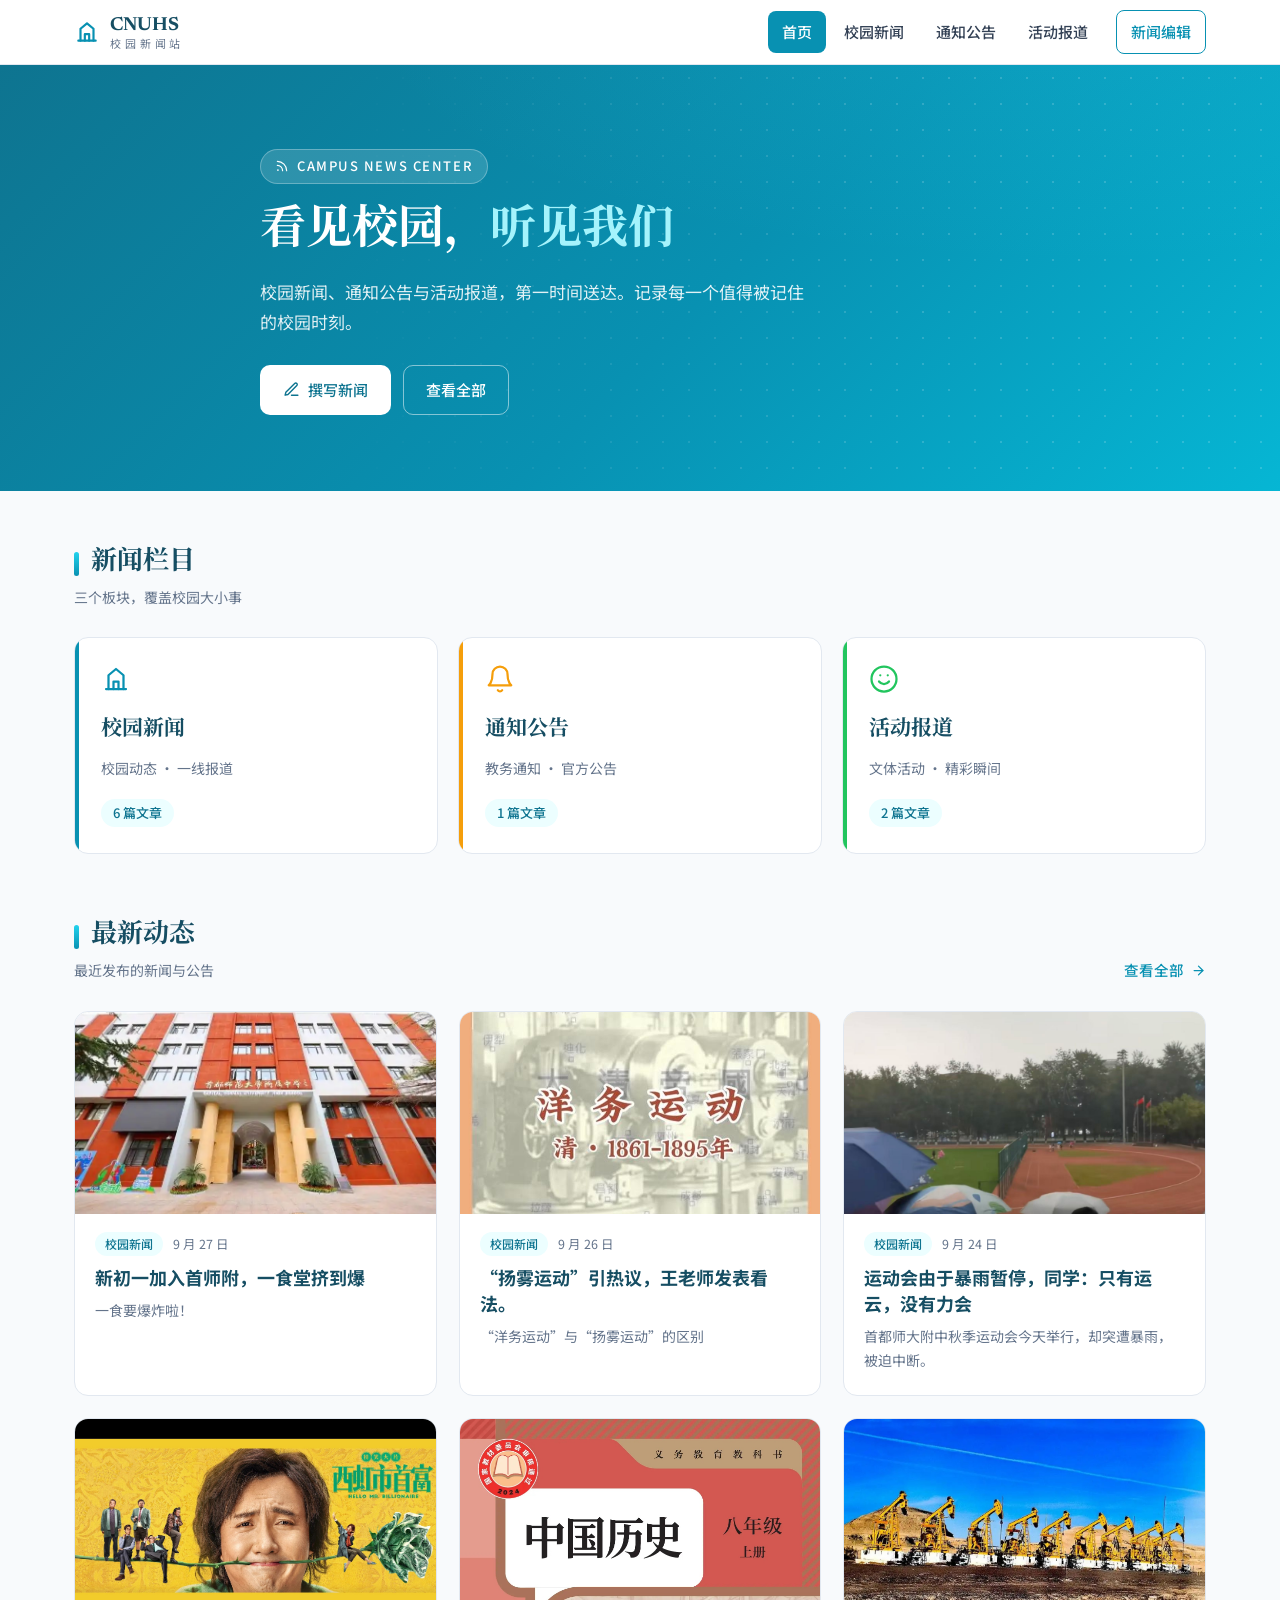
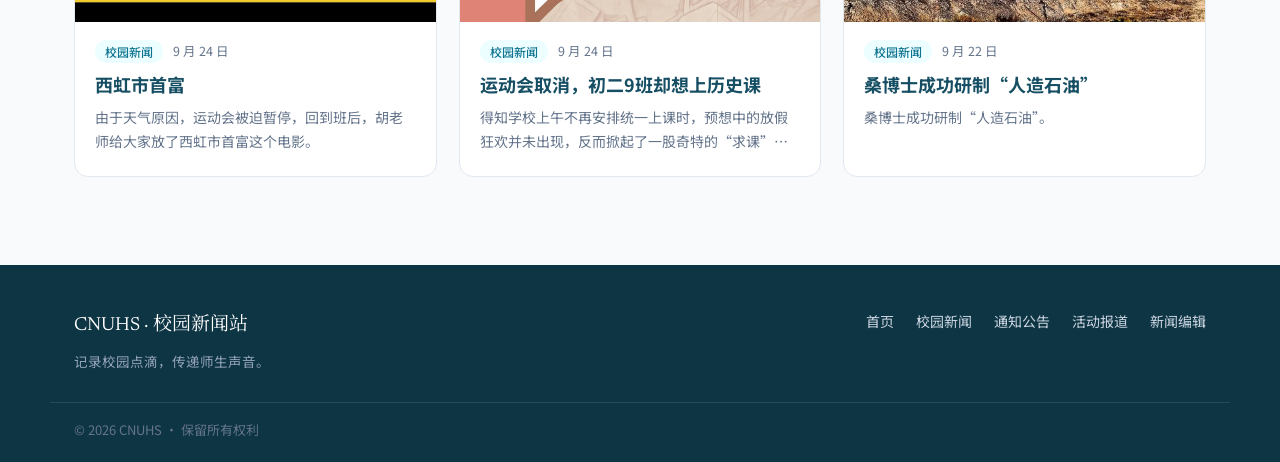
<file: index.html>
<!DOCTYPE html>
<html lang="zh-CN">
<head>
  <meta charset="UTF-8">
  <meta name="viewport" content="width=device-width, initial-scale=1.0">
  <title>首页 · CNUHS 校园新闻站</title>
  <meta name="description" content="CNUHS 校园新闻、通知公告与活动报道">
  <link rel="stylesheet" href="css/style.css">
</head>
<body>
  <div id="site-header"></div>

  <!-- Hero -->
  <section class="hero">
    <div class="container hero-inner">
      <span class="hero-kicker">
        <svg viewBox="0 0 24 24" width="14" height="14" fill="none" stroke="currentColor" stroke-width="2" stroke-linecap="round" stroke-linejoin="round" aria-hidden="true"><path d="M4 11a9 9 0 0 1 9 9"/><path d="M4 4a16 16 0 0 1 16 16"/><circle cx="5" cy="19" r="1.5" fill="currentColor" stroke="none"/></svg>
        CAMPUS NEWS CENTER
      </span>
      <h1>看见校园，<em>听见我们</em></h1>
      <p>校园新闻、通知公告与活动报道，第一时间送达。记录每一个值得被记住的校园时刻。</p>
      <div class="hero-actions">
        <a class="btn btn-primary" href="editor.html">
          <svg viewBox="0 0 24 24" width="17" height="17" fill="none" stroke="currentColor" stroke-width="2" stroke-linecap="round" stroke-linejoin="round" aria-hidden="true"><path d="M12 20h9"/><path d="M16.5 3.5a2.121 2.121 0 0 1 3 3L7 19l-4 1 1-4Z"/></svg>
          撰写新闻
        </a>
        <a class="btn btn-ghost" href="list.html?cat=all">查看全部</a>
      </div>
    </div>
  </section>

  <!-- 栏目导览 -->
  <section class="section" aria-label="新闻栏目">
    <div class="container">
      <div class="section-head">
        <div>
          <h2 class="section-title">新闻栏目</h2>
          <p class="section-sub">三个板块，覆盖校园大小事</p>
        </div>
      </div>
      <div class="cat-grid" id="catGrid"></div>
    </div>
  </section>

  <!-- 最新新闻 -->
  <section class="section" id="latest" aria-label="最新新闻" style="padding-top: 10px;">
    <div class="container">
      <div class="section-head">
        <div>
          <h2 class="section-title">最新动态</h2>
          <p class="section-sub">最近发布的新闻与公告</p>
        </div>
        <a class="section-more" href="list.html?cat=all">
          查看全部
          <svg viewBox="0 0 24 24" width="15" height="15" fill="none" stroke="currentColor" stroke-width="2" stroke-linecap="round" stroke-linejoin="round" aria-hidden="true" style="vertical-align:-2px;margin-left:4px"><path d="M5 12h14"/><path d="m12 5 7 7-7 7"/></svg>
        </a>
      </div>
      <div class="news-grid" id="newsGrid"></div>
    </div>
  </section>

  <div id="site-footer"></div>

  <script src="js/markdown.js"></script>
  <script src="js/app.js"></script>
  <script>
    (function () {
      var S = window.Site;
      S.mountNav('home', 'CNUHS');
      S.mountFileWarning();
      S.renderFooter('CNUHS');

      S.ready(function () {
      var articles = S.getArticles();
      var CATS = S.CATEGORIES;

      // 栏目卡片（带计数与配色）
      var colors = { campus: '#0891B2', notice: '#F59E0B', activity: '#22C55E' };
      var icons = {
        campus: '<path d="M4 20h16"/><path d="M6 20V9l6-5 6 5v11"/><path d="M10 20v-6h4v6"/>',
        notice: '<path d="M18 8a6 6 0 0 0-12 0c0 7-3 9-3 9h18s-3-2-3-9"/><path d="M13.73 21a2 2 0 0 1-3.46 0"/>',
        activity: '<circle cx="12" cy="12" r="10"/><path d="M8 14s1.5 2 4 2 4-2 4-2"/><line x1="9" y1="9" x2="9.01" y2="9"/><line x1="15" y1="9" x2="15.01" y2="9"/>'
      };
      S.qs('#catGrid').innerHTML = Object.keys(CATS).map(function (k) {
        var count = articles.filter(function (a) { return a.category === k; }).length;
        return (
          '<a class="cat-card" style="--cat-color:' + colors[k] + '" href="list.html?cat=' + k + '">' +
            '<svg viewBox="0 0 24 24" width="30" height="30" fill="none" stroke="' + colors[k] + '" stroke-width="1.8" stroke-linecap="round" stroke-linejoin="round" aria-hidden="true">' + icons[k] + '</svg>' +
            '<h3 style="margin-top:12px">' + CATS[k].name + '</h3>' +
            '<p>' + CATS[k].desc + '</p>' +
            '<span class="cat-count">' + count + ' 篇文章</span>' +
          '</a>'
        );
      }).join('');

      // 最新新闻（前 6 条，保持不变）
      var latest = articles.slice(0, 6);
      S.qs('#newsGrid').innerHTML = latest.length
        ? latest.map(S.articleCard).join('')
        : S.emptyState('还没有任何新闻', '点击右下角「新闻编辑」或下面的按钮，用 Markdown 写下第一篇报道');
      });
    })();
  </script>
</body>
</html>
</file>
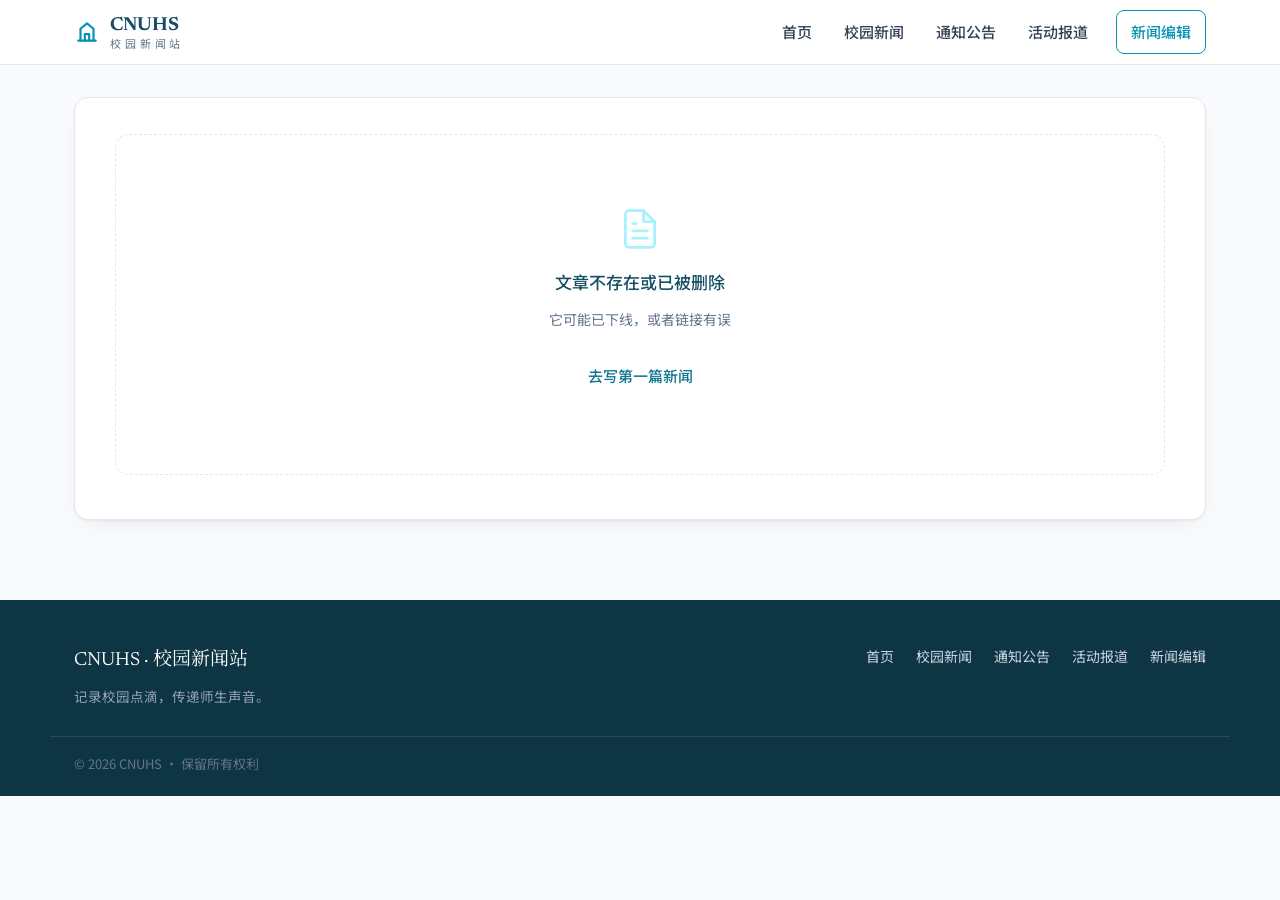
<file: article.html>
<!DOCTYPE html>
<html lang="zh-CN">
<head>
  <meta charset="UTF-8">
  <meta name="viewport" content="width=device-width, initial-scale=1.0">
  <title>文章 · CNUHS 校园新闻站</title>
  <link rel="stylesheet" href="css/style.css">
  <!-- html-to-image：纯前端 DOM 转图片，CDN 引入即可，无需构建 -->
  <script src="lib/html-to-image.min.js"></script>
</head>
<body>
  <div id="site-header"></div>

  <div class="container" style="padding-top: 32px; padding-bottom: 48px;">
    <div id="articleArea"></div>
  </div>

  <div id="site-footer"></div>

  <script src="js/markdown.js"></script>
  <script src="js/app.js"></script>
  <script>
    (function () {
      var S = window.Site;
      S.mountNav(null, 'CNUHS');
      S.mountFileWarning();
      S.renderFooter('CNUHS');

      var id = new URLSearchParams(location.search).get('id');

      S.ready(function () {
        var a = S.findArticle(id);

        if (!a) {
          S.qs('#articleArea').innerHTML =
            '<div class="article-card"><div class="article-body">' +
              S.emptyState('文章不存在或已被删除', '它可能已下线，或者链接有误') +
            '</div></div>';
          return;
        }

        document.title = a.title + ' · CNUHS 校园新闻站';
        var navLink = S.qs('.nav-link[href="list.html?cat=' + (a.category || 'campus') + '"]');
        if (navLink) navLink.classList.add('active');

        var catName = (S.CATEGORIES[a.category] || {}).name || a.category || '校园新闻';
        var related = S.getArticles().filter(function (x) {
          return x.id !== a.id && x.category === a.category;
        }).slice(0, 5);

        // 外链封面需要 crossorigin，本地图片不需要
        var isExtCover = /^https?:\/\//.test(a.cover || '');

        S.qs('#articleArea').innerHTML =
          '<div class="article-layout">' +
            '<article class="article-card" id="articleCard">' +
              (a.cover
                ? '<div class="article-cover"><img src="' + S.esc(a.cover) + '" alt="' + S.esc(a.title) + '"' +
                  (isExtCover ? ' crossorigin="anonymous"' : '') +
                  ' onerror="this.parentNode.style.display=\'none\'"></div>'
                : '') +
              '<div class="article-body">' +
                '<div class="article-topbar">' +
                  '<a class="article-back" href="list.html?cat=' + S.esc(a.category || 'campus') + '">' +
                    '<svg viewBox="0 0 24 24" width="16" height="16" fill="none" stroke="currentColor" stroke-width="2" stroke-linecap="round" stroke-linejoin="round" aria-hidden="true"><path d="M19 12H5"/><path d="m12 19-7-7 7-7"/></svg>' +
                    '返回' + S.esc(catName) +
                  '</a>' +
                  '<div class="article-tools">' +
                    '<button type="button" class="btn btn-outline btn-sm" id="captureBtn">' +
                      '<svg viewBox="0 0 24 24" width="14" height="14" fill="none" stroke="currentColor" stroke-width="2" stroke-linecap="round" stroke-linejoin="round" aria-hidden="true"><path d="M12 3v12"/><path d="m7 10 5 5 5-5"/><path d="M5 21h14"/></svg>' +
                      '下载图片' +
                    '</button>' +
                    '<a class="btn btn-outline btn-sm" href="editor.html?id=' + encodeURIComponent(a.id) + '">' +
                      '<svg viewBox="0 0 24 24" width="14" height="14" fill="none" stroke="currentColor" stroke-width="2" stroke-linecap="round" stroke-linejoin="round" aria-hidden="true"><path d="M12 20h9"/><path d="M16.5 3.5a2.121 2.121 0 0 1 3 3L7 19l-4 1 1-4Z"/></svg>' +
                      '编辑本文' +
                    '</a>' +
                  '</div>' +
                '</div>' +
                '<div class="article-meta">' +
                  '<span class="tag tag-' + S.esc(a.category) + '">' + S.esc(catName) + '</span>' +
                  '<time>' + S.esc(a.date || '') + '</time>' +
                  (a.author ? '<span>记者：' + S.esc(a.author) + '</span>' : '') +
                '</div>' +
                '<h1 class="article-title">' + S.esc(a.title) + '</h1>' +
                (a.summary ? '<div class="article-summary">' + S.esc(a.summary) + '</div>' : '') +
                '<div class="md">' + Markdown.toHtml(a.content || '') + '</div>' +
              '</div>' +
            '</article>' +
            '<aside>' +
              '<div class="side-card"><div class="side-title">相关阅读</div>' +
                (related.length
                  ? '<ul class="side-list">' + related.map(function (r) {
                      return '<li><a href="article.html?id=' + encodeURIComponent(r.id) + '">' +
                        '<span class="sl-date">' + S.esc(r.date || '') + '</span>' +
                        '<span class="sl-title">' + S.esc(r.title) + '</span></a></li>';
                    }).join('') + '</ul>'
                  : '<p class="side-tip">本栏目暂无其他文章。</p>') +
              '</div>' +
              '<div class="side-card"><div class="side-title">小提示</div>' +
                '<p class="side-tip">本文由 Markdown 渲染。撰写新闻请前往「新闻编辑」页面，支持标题、列表、图片、表格等语法。</p>' +
              '</div>' +
            '</aside>' +
          '</div>';

        setupCapture(a);
      });

      /* =========================================================
         文章转图片：html-to-image（纯前端，无后端，可直接部署到 GitHub Pages）
         ========================================================= */
      function setupCapture(article) {
        var btn = S.qs('#captureBtn');
        if (!btn) return;

        if (typeof htmlToImage === 'undefined') {
          btn.disabled = true;
          btn.title = 'html-to-image 未加载成功，请检查网络或 CDN';
          return;
        }

        btn.addEventListener('click', function () {
          captureArticle(article, btn);
        });
      }

      // 品牌图标：与顶部导航中的“校园”图标一致
      var BRAND_ICON =
        '<svg viewBox="0 0 24 24" width="30" height="30" fill="none" stroke="currentColor" ' +
        'stroke-width="2" stroke-linecap="round" stroke-linejoin="round" aria-hidden="true">' +
          '<path d="M4 20h16"/>' +
          '<path d="M6 20V9l6-5 6 5v11"/>' +
          '<path d="M10 20v-6h4v6"/>' +
        '</svg>';

      function captureArticle(article, btn) {
        var card = S.qs('#articleCard');
        if (!card) return;

        var originalHTML = btn.innerHTML;
        btn.disabled = true;
        btn.innerHTML = '<span class="spinner"></span>生成中…';

        // 临时插入带图标的水印，截图后自动移除
        var bodyEl = S.qs('.article-body', card);
        var watermark = document.createElement('div');
        watermark.className = 'capture-watermark';
        watermark.innerHTML =
          BRAND_ICON +
          '<div class="wm-text">' +
            '<span class="wm-brand">CNUHS 校园新闻站</span>' +
            '<span class="wm-meta">' + (article.date || '') + ' · CAMPUS NEWS</span>' +
          '</div>';
        bodyEl.appendChild(watermark);

        // 长文动态降采样，避免 Canvas 超出浏览器尺寸上限
        var h = card.offsetHeight;
        var pixelRatio = h > 6000 ? 1 : (h > 3000 ? 1.5 : Math.min(window.devicePixelRatio || 1, 2));

        Promise.resolve()
          // 1) 等字体加载完成，避免截图时字体回退
          .then(function () {
            return (document.fonts && document.fonts.ready) ? document.fonts.ready : Promise.resolve();
          })
          // 2) 等卡片内所有 <img> 加载完成
          .then(function () {
            var imgs = card.querySelectorAll('img');
            return Promise.all([].map.call(imgs, function (img) {
              if (img.complete) return Promise.resolve();
              return new Promise(function (res) { img.onload = img.onerror = res; });
            }));
          })
          // 3) 转 PNG
          .then(function () {
            return htmlToImage.toPng(card, {
              pixelRatio: pixelRatio,
              cacheBust: true,
              backgroundColor: '#ffffff',
              // 排除「返回 / 下载图片 / 编辑本文」操作栏，让分享图干净
              filter: function (node) {
                if (node.nodeType !== 1) return true;
                var cl = node.classList;
                return !(cl && cl.contains('article-topbar'));
              }
            });
          })
          // 4) 触发下载
          .then(function (dataUrl) {
            var safeName = String(article.title || 'article')
              .replace(/[\\/:*?"<>|\s]+/g, '_')
              .slice(0, 40) || 'article';

            var link = document.createElement('a');
            link.download = safeName + '.png';
            link.href = dataUrl;
            link.click();
          })
          .catch(function (err) {
            console.error('[capture]', err);
            alert('生成图片失败：' + (err && err.message ? err.message : err));
          })
          .then(function () {   // finally
            watermark.remove();
            btn.disabled = false;
            btn.innerHTML = originalHTML;
          });
      }
    })();
  </script>
</body>
</html>
</file>
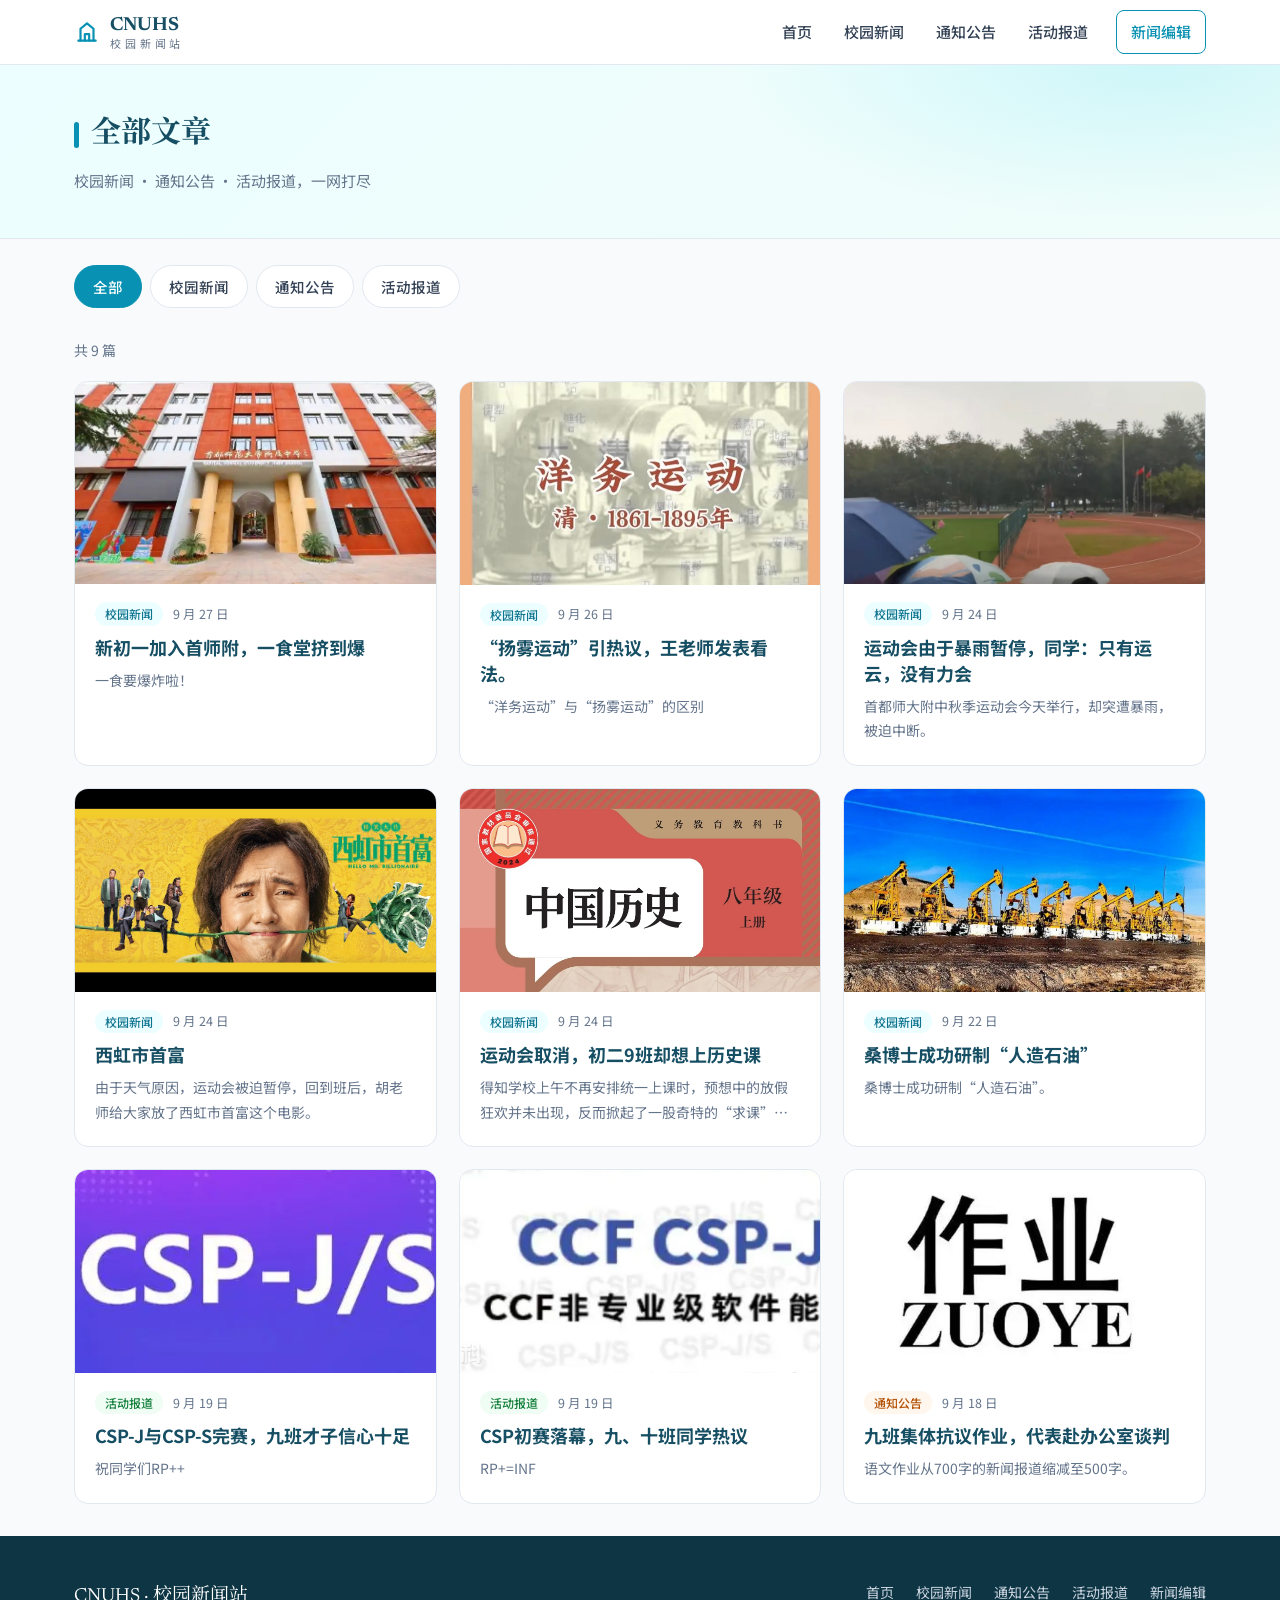
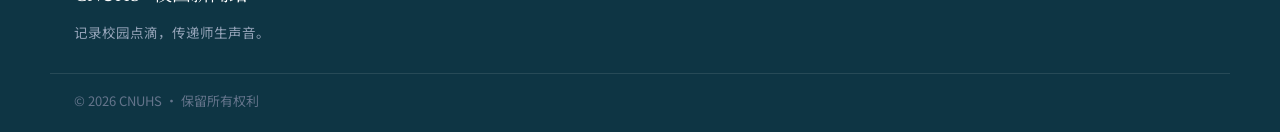
<file: list.html>
<!DOCTYPE html>
<html lang="zh-CN">
<head>
  <meta charset="UTF-8">
  <meta name="viewport" content="width=device-width, initial-scale=1.0">
  <title>全部文章 · CNUHS 校园新闻站</title>
  <link rel="stylesheet" href="css/style.css">
</head>
<body>
  <div id="site-header"></div>

  <div class="page-banner">
    <div class="container">
      <h1 id="pageTitle">全部文章</h1>
      <p id="pageDesc"></p>
    </div>
  </div>

  <div class="container">
    <div class="cat-tabs" id="catTabs"></div>
    <p class="list-count" id="listCount"></p>
    <div class="news-grid" id="newsGrid"></div>
  </div>

  <div id="site-footer"></div>

  <script src="js/markdown.js"></script>
  <script src="js/app.js"></script>
  <script>
    (function () {
      var S = window.Site;
      S.mountNav(null, 'CNUHS');
      S.mountFileWarning();
      S.renderFooter('CNUHS');

      var CATS = S.CATEGORIES;

      // 读取 URL 参数：?cat=all 或省略 → 显示全部
      var cat = new URLSearchParams(location.search).get('cat');
      if (cat !== 'all' && !CATS[cat]) cat = 'all';
      var isAll = cat === 'all';

      // 导航高亮（“全部”无对应导航项，保持不高亮）
      if (!isAll) {
        var navLink = S.qs('.nav-link[href="list.html?cat=' + cat + '"]');
        if (navLink) navLink.classList.add('active');
      }

      // 页面标题
      if (isAll) {
        S.qs('#pageTitle').textContent = '全部文章';
        S.qs('#pageDesc').textContent = '校园新闻 · 通知公告 · 活动报道，一网打尽';
        document.title = '全部文章 · CNUHS 校园新闻站';
      } else {
        S.qs('#pageTitle').textContent = CATS[cat].name;
        S.qs('#pageDesc').textContent = CATS[cat].desc;
        document.title = CATS[cat].name + ' · CNUHS 校园新闻站';
      }

      // 栏目切换标签：全部 + 三个类别
      S.qs('#catTabs').innerHTML =
        '<a class="cat-tab' + (isAll ? ' active' : '') + '" href="list.html?cat=all">全部</a>' +
        Object.keys(CATS).map(function (k) {
          return '<a class="cat-tab' + (k === cat ? ' active' : '') + '" href="list.html?cat=' + k + '">' + CATS[k].name + '</a>';
        }).join('');

      // 文章列表
      S.ready(function () {
        var all = S.getArticles();
        var list = isAll ? all : all.filter(function (a) { return a.category === cat; });

        S.qs('#listCount').textContent = '共 ' + list.length + ' 篇';
        S.qs('#newsGrid').innerHTML = list.length
          ? list.map(S.articleCard).join('')
          : S.emptyState(
              isAll ? '还没有任何文章' : '本栏目暂无文章',
              '去「新闻编辑」页面写一篇文章吧'
            );
      });
    })();
  </script>
</body>
</html>
</file>
<file: css/style.css>
/* =========================================================
   cnuhs-news 校园新闻站 样式
   设计系统：清新青色（#0891B2）· 编辑感排版（Newsreader/Noto Sans SC）
   ========================================================= */
@import url('https://fonts.googleapis.com/css2?family=Newsreader:ital,wght@0,400;0,600;0,700;1,400&family=Noto+Sans+SC:wght@400;500;700&family=Noto+Serif+SC:wght@600;700&display=swap');

:root {
  --primary: #0891B2;
  --primary-dark: #0E7490;
  --primary-light: #22D3EE;
  --ink: #164E63;
  --body: #334155;
  --muted: #64748B;
  --line: #E2E8F0;
  --bg: #F8FAFC;
  --bg-card: #FFFFFF;
  --accent: #F59E0B;
  --radius: 14px;
  --shadow: 0 1px 2px rgba(15, 23, 42, .05), 0 8px 24px -12px rgba(15, 23, 42, .12);
  --shadow-lg: 0 12px 32px -12px rgba(8, 145, 178, .28);
  --font-body: 'Noto Sans SC', 'PingFang SC', 'Microsoft YaHei', system-ui, sans-serif;
  --font-serif: 'Newsreader', 'Noto Serif SC', 'Songti SC', serif;
  --maxw: 1180px;
}

* { box-sizing: border-box; margin: 0; padding: 0; }
html { scroll-behavior: smooth; }
@media (prefers-reduced-motion: reduce) {
  *, *::before, *::after { animation: none !important; transition: none !important; }
  html { scroll-behavior: auto; }
}

body {
  font-family: var(--font-body);
  color: var(--body);
  background: var(--bg);
  line-height: 1.75;
  font-size: 16px;
  -webkit-font-smoothing: antialiased;
}
img { max-width: 100%; display: block; }
a { color: var(--primary); text-decoration: none; transition: color .2s; }
a:hover { color: var(--primary-dark); }
.container { max-width: var(--maxw); margin: 0 auto; padding: 0 24px; }

/* ============ 顶部导航 ============ */
.site-header {
  position: sticky; top: 0; z-index: 50;
  background: rgba(255, 255, 255, .92);
  backdrop-filter: blur(10px);
  border-bottom: 1px solid var(--line);
}
.header-inner {
  display: flex; align-items: center; justify-content: space-between;
  height: 64px; gap: 16px;
}
.brand { display: flex; align-items: center; gap: 10px; color: var(--ink); }
.brand svg { color: var(--primary); flex: none; }
.brand-text { display: flex; flex-direction: column; line-height: 1.15; }
.brand-text b { font-family: var(--font-serif); font-size: 19px; color: var(--ink); }
.brand-text i { font-style: normal; font-size: 11px; color: var(--muted); letter-spacing: .35em; }

.nav { display: flex; align-items: center; gap: 4px; }
.nav-link {
  padding: 8px 14px; border-radius: 8px;
  color: var(--body); font-size: 15px; font-weight: 500;
  transition: background .2s, color .2s;
}
.nav-link:hover { background: #ECFEFF; color: var(--primary-dark); }
.nav-link.active { background: var(--primary); color: #fff; }
.nav-link.nav-editor {
  border: 1px solid var(--primary); color: var(--primary);
  margin-left: 10px;
}
.nav-link.nav-editor:hover { background: var(--primary); color: #fff; }
.nav-toggle { display: none; background: none; border: none; color: var(--ink); cursor: pointer; padding: 8px; }

/* ============ Hero ============ */
.hero {
  position: relative; overflow: hidden;
  background:
    radial-gradient(1200px 400px at 85% -10%, rgba(34, 211, 238, .18), transparent 60%),
    linear-gradient(135deg, #0E7490 0%, #0891B2 55%, #06B6D4 100%);
  color: #fff;
}
.hero::after { /* 装饰性点阵，替代图片 */
  content: ""; position: absolute; inset: 0; pointer-events: none;
  background-image: radial-gradient(rgba(255,255,255,.16) 1px, transparent 1.4px);
  background-size: 26px 26px;
  mask-image: linear-gradient(to left, #000 30%, transparent 75%);
  -webkit-mask-image: linear-gradient(to left, #000 30%, transparent 75%);
}
.hero-inner {
  position: relative; z-index: 1;
  padding: 84px 0 76px;
  max-width: 760px;
}
.hero-kicker {
  display: inline-flex; align-items: center; gap: 8px;
  font-size: 13px; font-weight: 500; letter-spacing: .12em;
  background: rgba(255, 255, 255, .14); border: 1px solid rgba(255, 255, 255, .28);
  padding: 5px 14px; border-radius: 999px; margin-bottom: 20px;
}
.hero h1 {
  font-family: var(--font-serif);
  font-size: clamp(30px, 5vw, 46px);
  line-height: 1.25; margin-bottom: 16px; color: #fff;
}
.hero h1 em { font-style: normal; color: #A5F3FC; }
.hero p { font-size: 17px; color: rgba(255, 255, 255, .88); max-width: 560px; margin-bottom: 28px; }
.hero-actions { display: flex; gap: 12px; flex-wrap: wrap; }

.btn {
  display: inline-flex; align-items: center; gap: 8px;
  padding: 11px 22px; border-radius: 10px;
  font-size: 15px; font-weight: 500; cursor: pointer;
  border: 1px solid transparent; transition: background .2s, color .2s, box-shadow .2s;
  text-decoration: none;
}
.btn-primary { background: #fff; color: var(--primary-dark); }
.btn-primary:hover { background: #ECFEFF; box-shadow: 0 8px 20px -8px rgba(0, 0, 0, .35); color: var(--primary-dark); }
.btn-ghost { background: transparent; color: #fff; border-color: rgba(255, 255, 255, .5); }
.btn-ghost:hover { background: rgba(255, 255, 255, .12); color: #fff; }
.btn-dark { background: var(--primary); color: #fff; }
.btn-dark:hover { background: var(--primary-dark); color: #fff; }
.btn-outline { background: #fff; color: var(--primary-dark); border-color: var(--primary); }
.btn-outline:hover { background: #ECFEFF; color: var(--primary-dark); }
.btn-sm { padding: 7px 14px; font-size: 13.5px; border-radius: 8px; }
.btn-danger { background: #fff; color: #DC2626; border-color: #FECACA; }
.btn-danger:hover { background: #FEF2F2; color: #B91C1C; }

/* ============ 栏目导览 ============ */
.section { padding: 56px 0; }
.section-head {
  display: flex; align-items: flex-end; justify-content: space-between;
  gap: 16px; margin-bottom: 28px;
}
.section-title {
  font-family: var(--font-serif); font-size: 26px; color: var(--ink); line-height: 1.3;
  display: flex; align-items: center; gap: 12px;
}
.section-title::before {
  content: ""; width: 5px; height: 24px; border-radius: 3px;
  background: linear-gradient(180deg, var(--primary-light), var(--primary));
}
.section-sub { font-size: 14px; color: var(--muted); margin-top: 4px; }
.section-more { font-size: 14.5px; font-weight: 500; white-space: nowrap; }

.cat-grid { display: grid; grid-template-columns: repeat(3, 1fr); gap: 20px; }
.cat-card {
  display: block; background: var(--bg-card); border: 1px solid var(--line);
  border-radius: var(--radius); padding: 26px; cursor: pointer;
  transition: box-shadow .25s, border-color .25s, transform .25s;
  position: relative; overflow: hidden;
}
.cat-card::before {
  content: ""; position: absolute; left: 0; top: 0; bottom: 0; width: 4px;
  background: var(--cat-color, var(--primary));
}
.cat-card:hover {
  border-color: rgba(8, 145, 178, .4);
  box-shadow: var(--shadow-lg);
  transform: translateY(-3px);
}
.cat-card h3 { font-family: var(--font-serif); font-size: 21px; color: var(--ink); margin-bottom: 6px; }
.cat-card p { font-size: 14px; color: var(--muted); margin-bottom: 16px; }
.cat-count { font-size: 13px; font-weight: 500; color: var(--primary-dark); background: #ECFEFF; border-radius: 999px; padding: 3px 12px; display: inline-block; }

/* ============ 新闻卡片 ============ */
.news-grid { display: grid; grid-template-columns: repeat(3, 1fr); gap: 22px; }
.card {
  display: flex; flex-direction: column;
  background: var(--bg-card); border: 1px solid var(--line);
  border-radius: var(--radius); overflow: hidden; color: var(--body);
  transition: box-shadow .25s, border-color .25s, transform .25s;
  cursor: pointer;
}
.card:hover {
  border-color: rgba(8, 145, 178, .4);
  box-shadow: var(--shadow-lg);
  transform: translateY(-4px);
  color: var(--body);
}
.card-cover { position: relative; aspect-ratio: 16 / 9; overflow: hidden; background: #E0F2FE; }
.card-cover img { width: 100%; height: 100%; object-fit: cover; transition: transform .4s; }
.card:hover .card-cover img { transform: scale(1.04); }
.card-cover.noimg .ph, .card-cover:has(.ph) { }
.ph {
  position: absolute; inset: 0;
  background:
    radial-gradient(300px 140px at 70% 20%, rgba(34, 211, 238, .25), transparent 65%),
    linear-gradient(135deg, #CFFAFE 0%, #A5F3FC 60%, #67E8F9 100%);
}
.ph::after {
  content: ""; position: absolute; inset: 0;
  background-image: radial-gradient(rgba(8, 145, 178, .22) 1.2px, transparent 1.6px);
  background-size: 20px 20px;
  opacity: .5;
}
.card-body { padding: 18px 20px 22px; display: flex; flex-direction: column; gap: 8px; flex: 1; }
.card-meta { display: flex; align-items: center; gap: 10px; font-size: 12.5px; color: var(--muted); }
.card-meta time { font-variant-numeric: tabular-nums; }
.card-title {
  font-size: 18px; line-height: 1.45; color: var(--ink); font-weight: 700;
  display: -webkit-box; -webkit-line-clamp: 2; -webkit-box-orient: vertical; overflow: hidden;
}
.card:hover .card-title { color: var(--primary-dark); }
.card-summary {
  font-size: 14px; color: var(--muted); flex: 1;
  display: -webkit-box; -webkit-line-clamp: 2; -webkit-box-orient: vertical; overflow: hidden;
}
.tag {
  display: inline-block; padding: 2px 10px; border-radius: 999px;
  font-size: 12px; font-weight: 500; line-height: 1.6;
}
.tag-campus   { background: #ECFEFF; color: #0E7490; }
.tag-notice   { background: #FFF7ED; color: #B45309; }
.tag-activity { background: #F0FDF4; color: #15803D; }

/* ============ 空状态 ============ */
.empty {
  grid-column: 1 / -1;
  text-align: center; padding: 72px 24px;
  background: var(--bg-card); border: 1px dashed var(--line); border-radius: var(--radius);
  color: var(--muted);
  display: flex; flex-direction: column; align-items: center; gap: 10px;
}
.empty svg { color: #A5F3FC; margin-bottom: 6px; }
.empty-title { font-size: 17px; color: var(--ink); font-weight: 500; }
.empty-tip { font-size: 14px; }
.empty .btn { margin-top: 10px; }

/* ============ 列表页 ============ */
.page-banner {
  background:
    radial-gradient(700px 260px at 90% 0%, rgba(34, 211, 238, .16), transparent 60%),
    linear-gradient(135deg, #ECFEFF, #F0FDFA);
  border-bottom: 1px solid var(--line);
  padding: 44px 0;
}
.page-banner h1 {
  font-family: var(--font-serif); font-size: 30px; color: var(--ink);
  display: flex; align-items: center; gap: 12px; margin-bottom: 6px;
}
.page-banner h1::before { content: ""; width: 5px; height: 26px; border-radius: 3px; background: var(--primary); }
.page-banner p { color: var(--muted); font-size: 15px; }
.cat-tabs { display: flex; gap: 8px; margin: 26px 0 30px; flex-wrap: wrap; }
.cat-tab {
  padding: 8px 18px; border-radius: 999px; font-size: 14.5px; font-weight: 500;
  background: #fff; border: 1px solid var(--line); color: var(--body); cursor: pointer;
  transition: all .2s;
}
.cat-tab:hover { border-color: var(--primary); color: var(--primary-dark); }
.cat-tab.active { background: var(--primary); border-color: var(--primary); color: #fff; }
.list-count { font-size: 14px; color: var(--muted); margin-bottom: 18px; }

/* ============ 文章页 ============ */
.article-layout { display: grid; grid-template-columns: minmax(0, 1fr) 300px; gap: 40px; align-items: start; }
.article-card {
  background: var(--bg-card); border: 1px solid var(--line);
  border-radius: var(--radius); box-shadow: var(--shadow); overflow: hidden;
}
.article-cover { aspect-ratio: 16 / 7; position: relative; background: linear-gradient(135deg, #CFFAFE, #A5F3FC); }
.article-cover img { width: 100%; height: 100%; object-fit: cover; }
.article-body { padding: 36px 40px 44px; }
.article-meta { display: flex; align-items: center; gap: 12px; font-size: 13.5px; color: var(--muted); margin-bottom: 14px; flex-wrap: wrap; }
.article-title {
  font-family: var(--font-serif); font-size: clamp(24px, 3.4vw, 34px);
  color: var(--ink); line-height: 1.4; margin-bottom: 28px;
}
.article-summary {
  border-left: 3px solid var(--primary-light); background: #F0FDFA;
  padding: 14px 18px; border-radius: 0 10px 10px 0;
  color: #0E7490; font-size: 15px; margin-bottom: 30px;
}
.article-back { display: inline-flex; align-items: center; gap: 6px; font-size: 14px; }
.article-topbar {
  display: flex; align-items: center; justify-content: space-between;
  gap: 12px; flex-wrap: wrap; margin-bottom: 20px;
}

/* 管理表「共享」来源徽标 */
.src-badge {
  display: inline-block; vertical-align: 2px; margin-left: 6px;
  font-size: 11px; font-weight: 500; line-height: 1;
  padding: 3px 7px; border-radius: 5px;
  background: #FFF7ED; color: #B45309; border: 1px solid #FED7AA;
}

/* Markdown 正文排版 */
.md h2 { font-family: var(--font-serif); font-size: 23px; color: var(--ink); margin: 34px 0 14px; }
.md h3 { font-size: 19px; color: var(--ink); margin: 28px 0 12px; }
.md h4 { font-size: 16.5px; color: var(--ink); margin: 22px 0 10px; }
.md p { margin-bottom: 14px; }
.md a { text-decoration: underline; text-underline-offset: 3px; }
.md ul, .md ol { padding-left: 24px; margin-bottom: 14px; }
.md li { margin-bottom: 6px; }
.md blockquote {
  border-left: 3px solid var(--primary-light); background: #F0FDFA;
  padding: 12px 18px; border-radius: 0 8px 8px 0; margin: 18px 0;
  color: var(--ink); font-style: normal;
}
.md img { border-radius: 10px; margin: 18px auto; box-shadow: var(--shadow); }
.md hr { border: none; border-top: 1px solid var(--line); margin: 28px 0; }
.md code {
  background: #F1F5F9; border: 1px solid var(--line); border-radius: 5px;
  padding: 1px 6px; font-size: .9em; color: #0F172A;
  font-family: Consolas, 'JetBrains Mono', monospace;
}
.md pre {
  background: #0F172A; color: #E2E8F0; border-radius: 10px;
  padding: 16px 18px; overflow-x: auto; margin: 18px 0; line-height: 1.6;
}
.md pre code { background: none; border: none; color: inherit; padding: 0; }
.md-table-wrap { overflow-x: auto; margin: 18px 0; }
.md table { border-collapse: collapse; width: 100%; font-size: 14.5px; background: #fff; }
.md th, .md td { border: 1px solid var(--line); padding: 9px 14px; text-align: left; }
.md th { background: #ECFEFF; color: var(--ink); font-weight: 600; }

/* 侧栏 */
.side-card {
  background: var(--bg-card); border: 1px solid var(--line);
  border-radius: var(--radius); padding: 22px; margin-bottom: 18px;
}
.side-title {
  font-size: 16px; color: var(--ink); font-weight: 700; margin-bottom: 16px;
  display: flex; align-items: center; gap: 8px;
}
.side-title::before { content: ""; width: 4px; height: 16px; border-radius: 2px; background: var(--primary); }
.side-list { list-style: none; }
.side-list li + li { border-top: 1px solid var(--line); }
.side-list a {
  display: flex; gap: 10px; align-items: baseline; padding: 12px 4px; color: var(--body);
}
.side-list a:hover .sl-title { color: var(--primary-dark); }
.sl-date { font-size: 12px; color: var(--muted); font-variant-numeric: tabular-nums; flex: none; }
.sl-title { font-size: 14.5px; line-height: 1.5; display: -webkit-box; -webkit-line-clamp: 2; -webkit-box-orient: vertical; overflow: hidden; }
.side-tip { font-size: 13px; color: var(--muted); line-height: 1.8; }
.side-tip code { background: #F1F5F9; padding: 1px 5px; border-radius: 4px; font-size: 12px; }

/* ============ 编辑器页 ============ */
.editor-head { padding: 40px 0 6px; }

/* 打开指定文章但未连接时的引导条 */
.open-hint {
  display: flex; align-items: center; gap: 14px; flex-wrap: wrap;
  background: #FEF3C7; border: 1px solid #FDE68A; border-radius: 12px;
  padding: 12px 18px; margin-bottom: 14px;
  color: #92400E; font-size: 14px;
}
.open-hint[hidden] { display: none; }
.editor-head h1 {
  font-family: var(--font-serif); font-size: 30px; color: var(--ink);
  display: flex; align-items: center; gap: 12px; margin-bottom: 6px;
}
.editor-head h1::before { content: ""; width: 5px; height: 26px; border-radius: 3px; background: var(--primary); }
.editor-head p { color: var(--muted); font-size: 14.5px; margin-bottom: 24px; }

.editor-form {
  display: grid; grid-template-columns: repeat(2, 1fr); gap: 14px; margin-bottom: 20px;
}
.field { display: flex; flex-direction: column; gap: 6px; }
.field label { font-size: 13.5px; font-weight: 500; color: var(--ink); }
.field input, .field select, .field textarea {
  font-family: var(--font-body); font-size: 15px; color: #0F172A;
  border: 1px solid var(--line); border-radius: 10px; padding: 10px 14px;
  background: #fff; outline: none; transition: border-color .2s, box-shadow .2s;
  width: 100%;
}
.field input:focus, .field select:focus, .field textarea:focus {
  border-color: var(--primary); box-shadow: 0 0 0 3px rgba(8, 145, 178, .14);
}
.field-full { grid-column: 1 / -1; }
.field .hint { font-size: 12.5px; color: var(--muted); }

.md-toolbar {
  display: flex; flex-wrap: wrap; gap: 6px; margin-bottom: 8px;
}
.tool-btn {
  background: #fff; border: 1px solid var(--line); border-radius: 7px;
  min-width: 36px; height: 32px; padding: 0 10px; cursor: pointer;
  font-size: 14px; font-weight: 600; color: var(--body);
  display: inline-flex; align-items: center; justify-content: center; gap: 4px;
  transition: all .15s;
}
.tool-btn:hover { border-color: var(--primary); color: var(--primary-dark); background: #ECFEFF; }

.editor-main {
  display: grid; grid-template-columns: minmax(0, 1fr) minmax(0, 1fr); gap: 20px;
  align-items: stretch; margin-bottom: 32px;
}
.editor-pane { display: flex; flex-direction: column; min-height: 480px; }
.editor-pane-label {
  font-size: 13px; font-weight: 600; color: var(--muted);
  margin-bottom: 8px; display: flex; align-items: center; gap: 8px;
}
.editor-pane textarea {
  flex: 1; resize: vertical; min-height: 440px;
  font-family: Consolas, 'JetBrains Mono', monospace; font-size: 14.5px; line-height: 1.8;
  border: 1px solid var(--line); border-radius: var(--radius); padding: 18px;
  background: #fff; outline: none; color: #0F172A;
  transition: border-color .2s, box-shadow .2s;
  tab-size: 2;
}
.editor-pane textarea:focus { border-color: var(--primary); box-shadow: 0 0 0 3px rgba(8, 145, 178, .14); }
.editor-preview {
  flex: 1; overflow-y: auto; max-height: 640px;
  background: var(--bg-card); border: 1px solid var(--line); border-radius: var(--radius);
  padding: 24px 26px;
}
.editor-actions { display: flex; gap: 10px; flex-wrap: wrap; margin-bottom: 14px; }

/* 自动保存状态条 */
.save-status {
  display: flex; align-items: center; gap: 10px; flex-wrap: wrap;
  font-size: 13px; color: var(--muted); margin-bottom: 30px;
}
.save-status .dot { color: var(--line); }
.save-status #syncStatus { color: #B45309; }
.save-status #syncStatus.ok { color: #15803D; }

/* 已发布文章管理表 */
.manage-table { width: 100%; border-collapse: collapse; background: #fff; font-size: 14.5px; }
.manage-table th, .manage-table td { border: 1px solid var(--line); padding: 10px 14px; text-align: left; }
.manage-table th { background: #ECFEFF; color: var(--ink); font-weight: 600; }
.manage-table tr:hover td { background: #F8FAFC; }
.manage-table .row-title { color: var(--ink); font-weight: 500; }
.mt-actions { display: flex; gap: 6px; white-space: nowrap; }
.mt-actions button { cursor: pointer; }
.mt-empty { text-align: center; color: var(--muted); padding: 28px !important; }

/* ============ 页脚 ============ */
.site-footer { background: #0E3544; color: #CBD5E1; margin-top: 32px; }
.footer-inner {
  display: flex; justify-content: space-between; align-items: flex-start;
  gap: 32px; padding: 44px 24px 28px;
}
.footer-brand { font-family: var(--font-serif); font-size: 19px; color: #fff; margin-bottom: 8px; }
.footer-desc { font-size: 13.5px; color: #94A3B8; max-width: 320px; }
.footer-links { display: flex; gap: 22px; flex-wrap: wrap; }
.footer-links a { color: #CBD5E1; font-size: 14px; }
.footer-links a:hover { color: #fff; }
.footer-copy { border-top: 1px solid rgba(255, 255, 255, .1); padding: 16px 24px 20px; font-size: 13px; color: #64748B; }

/* ============ file:// 访问警告横幅 ============ */
.file-warn {
  background: #FEF3C7; border-bottom: 1px solid #FDE68A; color: #92400E;
  font-size: 14px; line-height: 1.8; padding: 14px 0;
}
.file-warn pre {
  background: #FFF7ED; border: 1px dashed #FDE68A; border-radius: 8px;
  padding: 10px 14px; margin: 8px 0; font-size: 13px; overflow-x: auto;
  font-family: Consolas, monospace; color: #78350F;
}
.file-warn code { background: #FFF7ED; border-radius: 4px; padding: 1px 6px; }

/* ============ Toast ============ */
.toast {
  position: fixed; left: 50%; bottom: 32px; transform: translate(-50%, 20px);
  background: var(--ink); color: #fff; font-size: 14.5px;
  padding: 11px 22px; border-radius: 999px; box-shadow: var(--shadow-lg);
  opacity: 0; pointer-events: none; transition: opacity .25s, transform .25s; z-index: 99;
}
.toast.show { opacity: 1; transform: translate(-50%, 0); }

/* ============ 文章转图片（html-to-image） ============ */
.article-tools { display: flex; align-items: center; gap: 8px; }

#captureBtn[disabled] { opacity: .65; cursor: wait; }
#captureBtn .spinner {
  display: inline-block; width: 13px; height: 13px; border-radius: 50%;
  border: 2px solid currentColor; border-top-color: transparent;
  animation: cap-spin .7s linear infinite; margin-right: 4px;
  vertical-align: -2px;
}
@keyframes cap-spin { to { transform: rotate(360deg); } }

/* 截图时临时插入的水印（截图后自动移除） */
.capture-watermark {
  margin-top: 36px;
  padding-top: 18px;
  border-top: 1px dashed var(--line);
  display: flex;
  align-items: center;
  justify-content: center;
  gap: 10px;
  color: var(--muted);
}
.capture-watermark svg { color: var(--primary); flex: none; }
.capture-watermark .wm-text {
  display: flex; flex-direction: column; line-height: 1.25;
  text-align: left;
}
.capture-watermark .wm-brand {
  font-family: var(--font-serif);
  font-size: 14px; font-weight: 700; color: var(--ink);
  letter-spacing: .06em;
}
.capture-watermark .wm-meta {
  font-size: 11.5px; color: var(--muted); letter-spacing: .18em;
}

/* ============ 响应式 ============ */
@media (max-width: 1024px) {
  .article-layout { grid-template-columns: 1fr; }
  .news-grid { grid-template-columns: repeat(2, 1fr); }
}
@media (max-width: 860px) {
  .editor-main { grid-template-columns: 1fr; }
  .nav-toggle { display: inline-flex; }
  .nav {
    display: none; position: absolute; top: 64px; left: 0; right: 0;
    background: #fff; border-bottom: 1px solid var(--line);
    flex-direction: column; padding: 10px 16px 16px; gap: 4px;
    box-shadow: var(--shadow);
  }
  .nav.open { display: flex; }
  .nav-link.nav-editor { margin-left: 0; border: none; padding: 8px 14px; }
  .nav-link.nav-editor:hover { background: #ECFEFF; }
  .cat-grid { grid-template-columns: 1fr; }
}
@media (max-width: 640px) {
  .container { padding: 0 18px; }
  .hero-inner { padding: 60px 0 56px; }
  .news-grid { grid-template-columns: 1fr; }
  .editor-form { grid-template-columns: 1fr; }
  .article-body { padding: 26px 22px 34px; }
  .footer-inner { flex-direction: column; gap: 20px; padding-bottom: 20px; }
  .hero-actions .btn { flex: 1; justify-content: center; }
}
</file>
